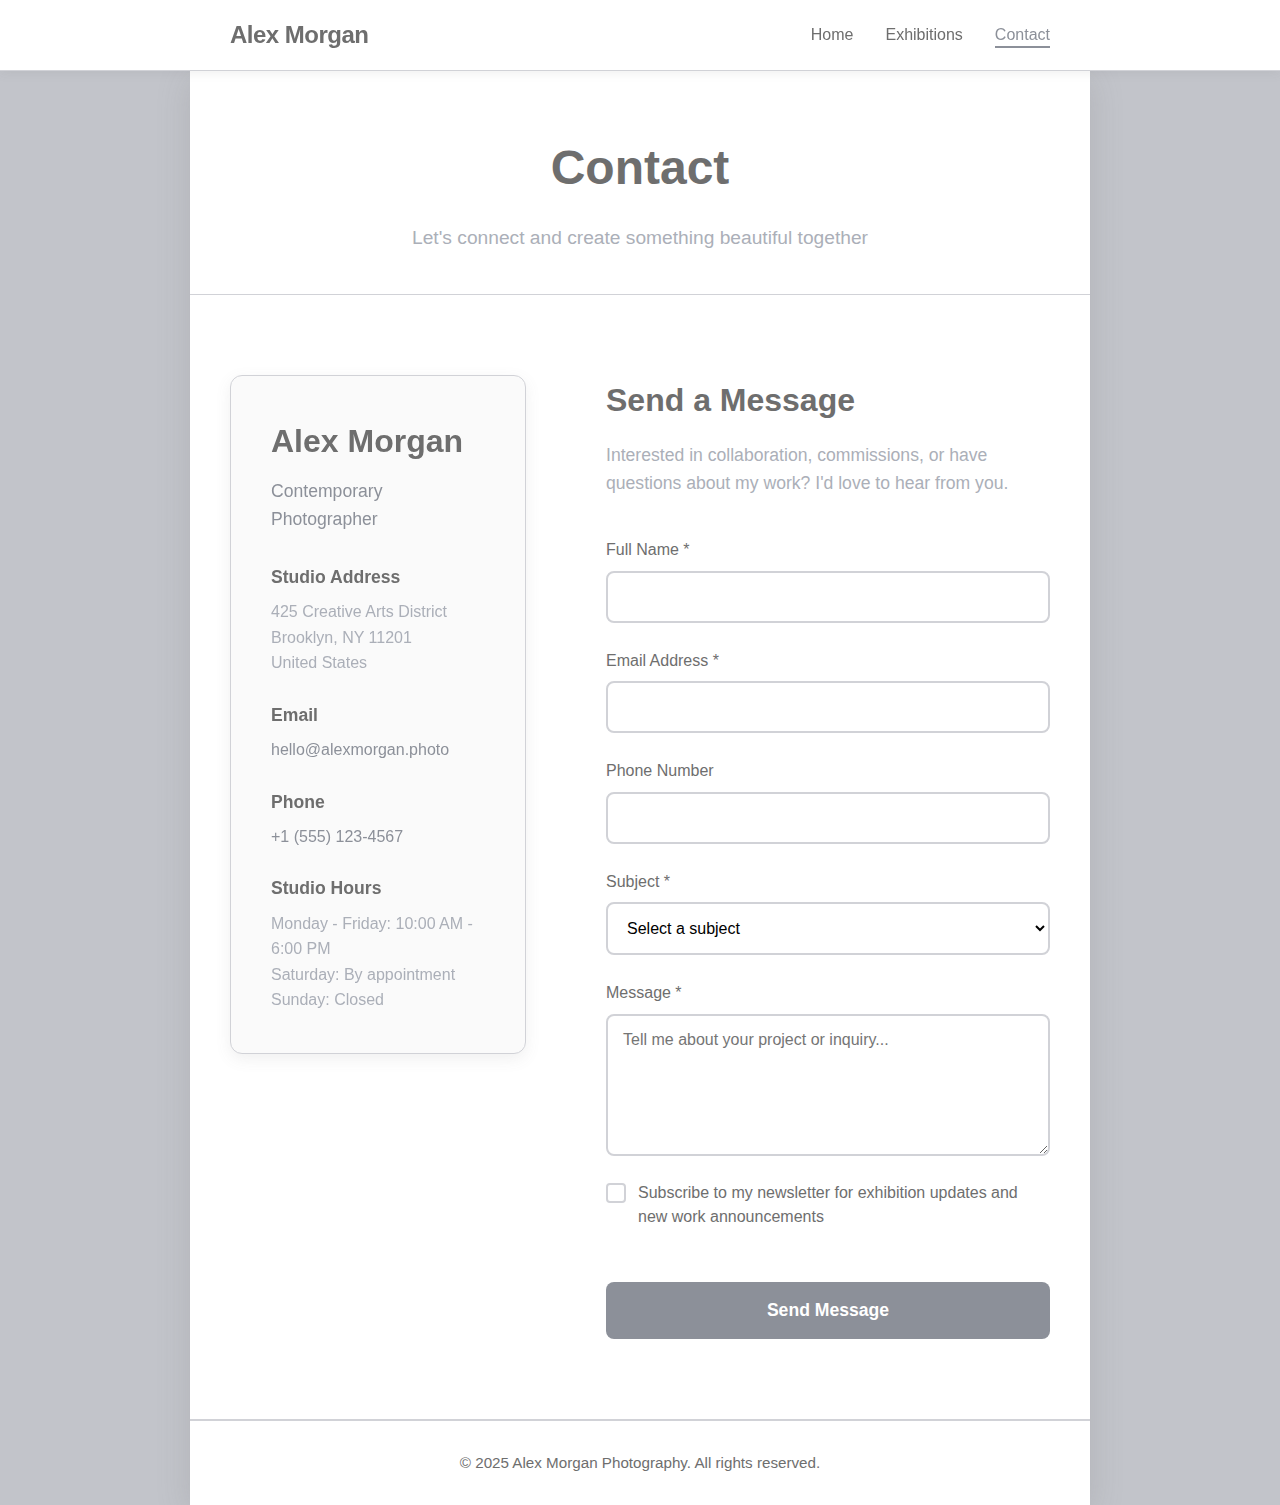
<file: contact.html>
<!DOCTYPE html>
<html lang="en">
<head>
    <meta charset="UTF-8">
    <meta name="viewport" content="width=device-width, initial-scale=1.0">
    <title>Contact - Alex Morgan Photography</title>
    <meta name="description" content="Get in touch with Alex Morgan for photography inquiries, exhibitions, and collaborations.">
    <link rel="stylesheet" href="style.css">
</head>
<body>
    <div class="page-container">
        <nav class="navbar">
            <div class="nav-container">
                <div class="nav-logo">
                    <a href="index.html">Alex Morgan</a>
                </div>
                <ul class="nav-menu">
                    <li class="nav-item">
                        <a href="index.html" class="nav-link">Home</a>
                    </li>
                    <li class="nav-item">
                        <a href="exhibitions.html" class="nav-link">Exhibitions</a>
                    </li>
                    <li class="nav-item">
                        <a href="contact.html" class="nav-link active">Contact</a>
                    </li>
                </ul>
                <div class="nav-toggle" id="mobile-menu">
                    <span class="bar"></span>
                    <span class="bar"></span>
                    <span class="bar"></span>
                </div>
            </div>
        </nav>

        <main class="main-content">
            <section class="page-header">
                <div class="container">
                    <h1 class="page-title">Contact</h1>
                    <p class="page-subtitle">Let's connect and create something beautiful together</p>
                </div>
            </section>

            <section class="contact-section">
                <div class="container">
                    <div class="contact-content">
                        <div class="contact-info">
                            <div class="contact-card">
                                <h2>Alex Morgan</h2>
                                <p class="contact-title">Contemporary Photographer</p>
                                
                                <div class="contact-details">
                                    <div class="contact-item">
                                        <h3>Studio Address</h3>
                                        <p>
                                            425 Creative Arts District<br>
                                            Brooklyn, NY 11201<br>
                                            United States
                                        </p>
                                    </div>

                                    <div class="contact-item">
                                        <h3>Email</h3>
                                        <p>
                                            <a href="mailto:hello@alexmorgan.photo">hello@alexmorgan.photo</a>
                                        </p>
                                    </div>

                                    <div class="contact-item">
                                        <h3>Phone</h3>
                                        <p>
                                            <a href="tel:+15551234567">+1 (555) 123-4567</a>
                                        </p>
                                    </div>

                                    <div class="contact-item">
                                        <h3>Studio Hours</h3>
                                        <p>
                                            Monday - Friday: 10:00 AM - 6:00 PM<br>
                                            Saturday: By appointment<br>
                                            Sunday: Closed
                                        </p>
                                    </div>
                                </div>
                            </div>
                        </div>

                        <div class="contact-form-container">
                            <h2>Send a Message</h2>
                            <p>Interested in collaboration, commissions, or have questions about my work? I'd love to hear from you.</p>
                            
                            <form class="contact-form" id="contactForm" novalidate>
                                <div class="form-group">
                                    <label for="name">Full Name *</label>
                                    <input type="text" id="name" name="name" required>
                                    <span class="error-message" id="nameError"></span>
                                </div>

                                <div class="form-group">
                                    <label for="email">Email Address *</label>
                                    <input type="email" id="email" name="email" required>
                                    <span class="error-message" id="emailError"></span>
                                </div>

                                <div class="form-group">
                                    <label for="phone">Phone Number</label>
                                    <input type="tel" id="phone" name="phone">
                                </div>

                                <div class="form-group">
                                    <label for="subject">Subject *</label>
                                    <select id="subject" name="subject" required>
                                        <option value="">Select a subject</option>
                                        <option value="exhibition">Exhibition Inquiry</option>
                                        <option value="commission">Commission Work</option>
                                        <option value="collaboration">Collaboration</option>
                                        <option value="print">Print Purchase</option>
                                        <option value="general">General Inquiry</option>
                                    </select>
                                    <span class="error-message" id="subjectError"></span>
                                </div>

                                <div class="form-group">
                                    <label for="message">Message *</label>
                                    <textarea id="message" name="message" rows="6" required placeholder="Tell me about your project or inquiry..."></textarea>
                                    <span class="error-message" id="messageError"></span>
                                </div>

                                <div class="form-group checkbox-group">
                                    <label class="checkbox-label">
                                        <input type="checkbox" id="newsletter" name="newsletter">
                                        <span class="checkmark"></span>
                                        Subscribe to my newsletter for exhibition updates and new work announcements
                                    </label>
                                </div>

                                <button type="submit" class="submit-btn">
                                    <span class="btn-text">Send Message</span>
                                    <span class="btn-loading">Sending...</span>
                                </button>
                            </form>

                            <div class="form-success" id="formSuccess">
                                <h3>Thank you for your message!</h3>
                                <p>I'll get back to you within 24-48 hours.</p>
                            </div>
                        </div>
                    </div>
                </div>
            </section>
        </main>

        <footer class="footer">
            <div class="container">
                <p>&copy; 2025 Alex Morgan Photography. All rights reserved.</p>
            </div>
        </footer>
    </div>

    <script src="script.js"></script>
</body>
</html>
</file>
<file: style.css>
/* Reset and Base Styles */
* {
    margin: 0;
    padding: 0;
    box-sizing: border-box;
}

html {
    scroll-behavior: smooth;
}

body {
    font-family: -apple-system, BlinkMacSystemFont, 'Segoe UI', Roboto, Oxygen, Ubuntu, Cantarell, sans-serif;
    line-height: 1.6;
    color: #6E6E6E;
    background-color: #C2C4CA;
    font-size: 16px;
}

/* Page Container - A4 Style Layout */
.page-container {
    max-width: 900px;
    margin: 0 auto;
    background: white;
    box-shadow: 0 8px 32px rgba(110, 110, 110, 0.2);
    min-height: 100vh;
    position: relative;
}

/* Container */
.container {
    max-width: 100%;
    margin: 0 auto;
    padding: 0 40px;
}

/* Navigation */
.navbar {
    background-color: white;
    box-shadow: 0 2px 10px rgba(110, 110, 110, 0.1);
    position: fixed;
    top: 0;
    left: 0;
    right: 0;
    z-index: 1000;
    transition: all 0.3s ease;
    border-bottom: 1px solid #D1D2D7;
}

.nav-container {
    max-width: 900px;
    margin: 0 auto;
    padding: 0 40px;
    display: flex;
    justify-content: space-between;
    align-items: center;
    height: 70px;
}

.nav-logo a {
    font-size: 1.5rem;
    font-weight: 600;
    color: #6E6E6E;
    text-decoration: none;
    letter-spacing: -0.5px;
}

.nav-menu {
    display: flex;
    list-style: none;
    gap: 2rem;
}

.nav-link {
    color: #6E6E6E;
    text-decoration: none;
    font-weight: 500;
    transition: all 0.3s ease;
    position: relative;
}

.nav-link:hover,
.nav-link.active {
    color: #8C9099;
}

.nav-link.active::after {
    content: '';
    position: absolute;
    width: 100%;
    height: 2px;
    background-color: #8C9099;
    bottom: -5px;
    left: 0;
}

.nav-toggle {
    display: none;
    flex-direction: column;
    cursor: pointer;
}

.bar {
    width: 25px;
    height: 2px;
    background-color: #6E6E6E;
    margin: 3px 0;
    transition: 0.3s;
}

/* Main Content */
.main-content {
    margin-top: 70px;
    min-height: calc(100vh - 140px);
    background: white;
}

/* Content Sections */
.hero,
.latest-work,
.page-header,
.exhibitions,
.contact-section {
    background: white;
    position: relative;
}

.hero {
    padding: 80px 0;
    border-bottom: 1px solid #D1D2D7;
}

.latest-work,
.exhibitions,
.contact-section {
    padding: 80px 0;
    border-bottom: 1px solid #D1D2D7;
}

.page-header {
    padding: 60px 0 40px;
    border-bottom: 1px solid #D1D2D7;
}

.hero-content {
    display: grid;
    grid-template-columns: 1fr 1fr;
    gap: 60px;
    align-items: center;
}

.hero-title {
    font-size: 3.5rem;
    font-weight: 700;
    line-height: 1.2;
    margin-bottom: 1rem;
    color: #6E6E6E;
}

.hero-subtitle {
    font-size: 1.25rem;
    color: #8C9099;
    margin-bottom: 1.5rem;
    font-weight: 500;
}

.hero-description {
    font-size: 1.1rem;
    line-height: 1.8;
    color: #ABAFB8;
    max-width: 500px;
    margin-bottom: 2rem;
}

.cta-button {
    display: inline-block;
    background: #8C9099;
    color: white;
    padding: 15px 30px;
    border-radius: 8px;
    text-decoration: none;
    font-weight: 600;
    font-size: 1.1rem;
    transition: all 0.3s ease;
    box-shadow: 0 5px 15px rgba(140, 144, 153, 0.3);
}

.cta-button:hover {
    background: #6E6E6E;
    transform: translateY(-2px);
    box-shadow: 0 10px 25px rgba(140, 144, 153, 0.4);
}

.hero-image {
    position: relative;
}

.featured-image {
    width: 100%;
    height: 400px;
    object-fit: cover;
    border-radius: 12px;
    box-shadow: 0 20px 40px rgba(0, 0, 0, 0.1);
    transition: transform 0.3s ease;
}

.featured-image:hover {
    transform: translateY(-5px);
}

.image-caption {
    background: white;
    padding: 20px;
    border-radius: 8px;
    margin-top: -30px;
    margin-left: 30px;
    margin-right: 30px;
    position: relative;
    z-index: 10;
    box-shadow: 0 10px 30px rgba(0, 0, 0, 0.1);
}

.image-caption h3 {
    font-size: 1.2rem;
    margin-bottom: 0.5rem;
    color: #6E6E6E;
}

.image-caption p {
    color: #ABAFB8;
    margin: 0;
}

/* Latest Work Section */
.section-title {
    font-size: 2.5rem;
    text-align: center;
    margin-bottom: 60px;
    color: #6E6E6E;
    font-weight: 600;
}

.work-grid {
    display: grid;
    grid-template-columns: repeat(auto-fit, minmax(300px, 1fr));
    gap: 40px;
}

.work-item {
    text-align: center;
    transition: transform 0.3s ease;
}

.work-item:hover {
    transform: translateY(-10px);
}

.work-image {
    width: 100%;
    height: 250px;
    object-fit: cover;
    border-radius: 8px;
    margin-bottom: 20px;
    box-shadow: 0 10px 25px rgba(0, 0, 0, 0.1);
    transition: all 0.3s ease;
}

.work-item:hover .work-image {
    box-shadow: 0 20px 40px rgba(0, 0, 0, 0.15);
}

.work-item h3 {
    font-size: 1.3rem;
    margin-bottom: 10px;
    color: #6E6E6E;
}

.work-item p {
    color: #ABAFB8;
    font-size: 1rem;
}

/* Page Header */
.page-title {
    font-size: 3rem;
    font-weight: 700;
    margin-bottom: 1rem;
    color: #6E6E6E;
    text-align: center;
}

.page-subtitle {
    font-size: 1.2rem;
    color: #ABAFB8;
    max-width: 600px;
    margin: 0 auto;
    text-align: center;
}

/* Exhibitions Page */
.exhibitions-filter {
    display: flex;
    justify-content: center;
    gap: 20px;
    margin-bottom: 60px;
    flex-wrap: wrap;
}

.filter-btn {
    padding: 12px 24px;
    border: 2px solid #8C9099;
    background: transparent;
    color: #8C9099;
    border-radius: 30px;
    cursor: pointer;
    font-weight: 500;
    transition: all 0.3s ease;
    font-size: 1rem;
}

.filter-btn:hover,
.filter-btn.active {
    background: #8C9099;
    color: white;
    transform: translateY(-2px);
    box-shadow: 0 5px 15px rgba(140, 144, 153, 0.3);
}

.exhibitions-grid {
    display: grid;
    grid-template-columns: repeat(auto-fit, minmax(350px, 1fr));
    gap: 40px;
}

.exhibition-card {
    background: #fafafa;
    border-radius: 12px;
    overflow: hidden;
    box-shadow: 0 10px 25px rgba(0, 0, 0, 0.1);
    transition: all 0.3s ease;
    opacity: 1;
    transform: scale(1);
    border: 1px solid #D1D2D7;
}

.exhibition-card:hover {
    transform: translateY(-5px);
    box-shadow: 0 20px 40px rgba(0, 0, 0, 0.15);
}

.exhibition-card.hidden {
    opacity: 0;
    transform: scale(0.9);
    pointer-events: none;
}

.exhibition-image {
    position: relative;
    height: 250px;
    overflow: hidden;
}

.exhibition-image img {
    width: 100%;
    height: 100%;
    object-fit: cover;
    transition: transform 0.3s ease;
}

.exhibition-card:hover .exhibition-image img {
    transform: scale(1.05);
}

.exhibition-status {
    position: absolute;
    top: 15px;
    right: 15px;
    padding: 6px 12px;
    border-radius: 20px;
    font-size: 0.85rem;
    font-weight: 600;
    text-transform: uppercase;
    letter-spacing: 0.5px;
}

.current-status {
    background: #8C9099;
    color: white;
}

.upcoming-status {
    background: #ABAFB8;
    color: white;
}

.past-status {
    background: #C2C4CA;
    color: white;
}

.exhibition-info {
    padding: 30px;
    background: white;
}

.exhibition-title {
    font-size: 1.4rem;
    font-weight: 600;
    margin-bottom: 10px;
    color: #6E6E6E;
}

.exhibition-venue {
    color: #8C9099;
    font-weight: 500;
    margin-bottom: 8px;
}

.exhibition-date {
    color: #ABAFB8;
    font-size: 0.95rem;
    margin-bottom: 15px;
}

.exhibition-description {
    color: #ABAFB8;
    line-height: 1.6;
}

/* Contact Page */
.contact-content {
    display: grid;
    grid-template-columns: 1fr 1.5fr;
    gap: 80px;
    align-items: start;
}

.contact-card {
    background: #fafafa;
    padding: 40px;
    border-radius: 12px;
    box-shadow: 0 5px 15px rgba(110, 110, 110, 0.1);
    position: sticky;
    top: 100px;
    border: 1px solid #D1D2D7;
}

.contact-card h2 {
    font-size: 2rem;
    margin-bottom: 10px;
    color: #6E6E6E;
}

.contact-title {
    color: #8C9099;
    font-size: 1.1rem;
    margin-bottom: 30px;
    font-weight: 500;
}

.contact-details {
    display: flex;
    flex-direction: column;
    gap: 25px;
}

.contact-item h3 {
    font-size: 1.1rem;
    margin-bottom: 8px;
    color: #6E6E6E;
}

.contact-item p {
    color: #ABAFB8;
    line-height: 1.6;
}

.contact-item a {
    color: #8C9099;
    text-decoration: none;
    transition: color 0.3s ease;
}

.contact-item a:hover {
    color: #6E6E6E;
}

/* Contact Form */
.contact-form-container h2 {
    font-size: 2rem;
    margin-bottom: 15px;
    color: #6E6E6E;
}

.contact-form-container > p {
    color: #ABAFB8;
    margin-bottom: 40px;
    font-size: 1.1rem;
    line-height: 1.6;
}

.contact-form {
    display: flex;
    flex-direction: column;
    gap: 25px;
}

.form-group {
    display: flex;
    flex-direction: column;
}

.form-group label {
    font-weight: 500;
    margin-bottom: 8px;
    color: #6E6E6E;
    font-size: 1rem;
}

.form-group input,
.form-group select,
.form-group textarea {
    padding: 15px;
    border: 2px solid #D1D2D7;
    border-radius: 8px;
    font-size: 1rem;
    font-family: inherit;
    transition: all 0.3s ease;
    background: white;
}

.form-group input:focus,
.form-group select:focus,
.form-group textarea:focus {
    outline: none;
    border-color: #8C9099;
    box-shadow: 0 0 0 3px rgba(140, 144, 153, 0.1);
}

.form-group textarea {
    resize: vertical;
    min-height: 120px;
}

.error-message {
    color: #dc3545;
    font-size: 0.875rem;
    margin-top: 5px;
    display: none;
}

.error-message.show {
    display: block;
}

.form-group.error input,
.form-group.error select,
.form-group.error textarea {
    border-color: #dc3545;
    box-shadow: 0 0 0 3px rgba(220, 53, 69, 0.1);
}

.checkbox-group {
    flex-direction: row;
    align-items: flex-start;
    gap: 15px;
}

.checkbox-label {
    display: flex;
    align-items: flex-start;
    cursor: pointer;
    font-size: 0.95rem;
    line-height: 1.5;
    color: #ABAFB8;
    gap: 12px;
}

.checkbox-label input[type="checkbox"] {
    display: none;
}

.checkmark {
    width: 20px;
    height: 20px;
    border: 2px solid #D1D2D7;
    border-radius: 4px;
    background: white;
    transition: all 0.3s ease;
    flex-shrink: 0;
    margin-top: 2px;
    position: relative;
}

.checkbox-label input[type="checkbox"]:checked + .checkmark {
    background: #8C9099;
    border-color: #8C9099;
}

.checkbox-label input[type="checkbox"]:checked + .checkmark::after {
    content: '';
    position: absolute;
    left: 6px;
    top: 2px;
    width: 6px;
    height: 10px;
    border: solid white;
    border-width: 0 2px 2px 0;
    transform: rotate(45deg);
}

.submit-btn {
    background: #8C9099;
    color: white;
    border: none;
    padding: 18px 40px;
    border-radius: 8px;
    font-size: 1.1rem;
    font-weight: 600;
    cursor: pointer;
    transition: all 0.3s ease;
    position: relative;
    overflow: hidden;
    margin-top: 20px;
}

.submit-btn:hover {
    background: #6E6E6E;
    transform: translateY(-2px);
    box-shadow: 0 10px 25px rgba(140, 144, 153, 0.3);
}

.submit-btn:disabled {
    background: #ccc;
    cursor: not-allowed;
    transform: none;
    box-shadow: none;
}

.btn-loading {
    display: none;
}

.submit-btn.loading .btn-text {
    display: none;
}

.submit-btn.loading .btn-loading {
    display: block;
}

.form-success {
    background: #d4edda;
    border: 1px solid #c3e6cb;
    border-radius: 8px;
    padding: 30px;
    text-align: center;
    margin-top: 30px;
    display: none;
}

.form-success.show {
    display: block;
}

.form-success h3 {
    color: #155724;
    margin-bottom: 10px;
}

.form-success p {
    color: #155724;
    margin: 0;
}

/* Footer */
.footer {
    background: white;
    color: #6E6E6E;
    text-align: center;
    padding: 30px 0;
    border-top: 1px solid #D1D2D7;
}

.footer p {
    margin: 0;
    font-size: 0.95rem;
}

/* Responsive Design */
@media screen and (max-width: 1024px) {
    .page-container {
        max-width: 100%;
        margin: 0;
        box-shadow: none;
    }
    
    .nav-container {
        max-width: 100%;
        padding: 0 20px;
    }
    
    .container {
        padding: 0 20px;
    }
    
    .hero-content {
        gap: 40px;
    }
    
    .hero-title {
        font-size: 3rem;
    }
    
    .contact-content {
        gap: 60px;
    }
}

@media screen and (max-width: 768px) {
    .page-container {
        max-width: 100%;
        margin: 0;
        box-shadow: none;
    }
    
    .nav-container {
        max-width: 100%;
        padding: 0 15px;
    }
    
    .container {
        padding: 0 15px;
    }
    
    .nav-menu {
        position: fixed;
        left: -100%;
        top: 70px;
        flex-direction: column;
        background-color: white;
        width: 100%;
        text-align: center;
        transition: 0.3s;
        box-shadow: 0 10px 27px rgba(0, 0, 0, 0.05);
        padding: 30px 0;
        gap: 1rem;
    }

    .nav-menu.active {
        left: 0;
    }

    .nav-toggle {
        display: flex;
    }

    .nav-toggle.active .bar:nth-child(2) {
        opacity: 0;
    }

    .nav-toggle.active .bar:nth-child(1) {
        transform: translateY(8px) rotate(45deg);
    }

    .nav-toggle.active .bar:nth-child(3) {
        transform: translateY(-8px) rotate(-45deg);
    }

    .hero-content {
        grid-template-columns: 1fr;
        text-align: center;
        gap: 40px;
    }

    .hero-title {
        font-size: 2.5rem;
    }

    .page-title {
        font-size: 2.5rem;
    }

    .section-title {
        font-size: 2rem;
    }

    .work-grid {
        grid-template-columns: 1fr;
    }

    .exhibitions-grid {
        grid-template-columns: 1fr;
    }

    .exhibitions-filter {
        gap: 10px;
    }

    .filter-btn {
        padding: 10px 20px;
        font-size: 0.9rem;
    }

    .contact-content {
        grid-template-columns: 1fr;
        gap: 40px;
    }

    .contact-card {
        position: static;
    }

    .hero,
    .latest-work,
    .exhibitions,
    .contact-section {
        padding: 50px 0;
    }

    .page-header {
        padding: 40px 0 30px;
    }
}

@media screen and (max-width: 480px) {
    .hero-title {
        font-size: 2rem;
    }

    .page-title {
        font-size: 2rem;
    }

    .section-title {
        font-size: 1.75rem;
    }

    .exhibitions-filter {
        flex-direction: column;
        align-items: center;
    }

    .filter-btn {
        width: 200px;
    }

    .contact-card,
    .contact-form-container {
        padding: 20px;
    }
}

/* Smooth Animations */
@keyframes fadeInUp {
    from {
        opacity: 0;
        transform: translateY(30px);
    }
    to {
        opacity: 1;
        transform: translateY(0);
    }
}

.hero-content,
.work-item,
.exhibition-card {
    animation: fadeInUp 0.6s ease-out;
}

.work-item:nth-child(2) {
    animation-delay: 0.1s;
}

.work-item:nth-child(3) {
    animation-delay: 0.2s;
}

/* Print Styles */
@media print {
    .navbar,
    .footer {
        display: none;
    }
    
    .main-content {
        margin-top: 0;
    }
    
    body {
        background: white;
        color: black;
    }
}
</file>
